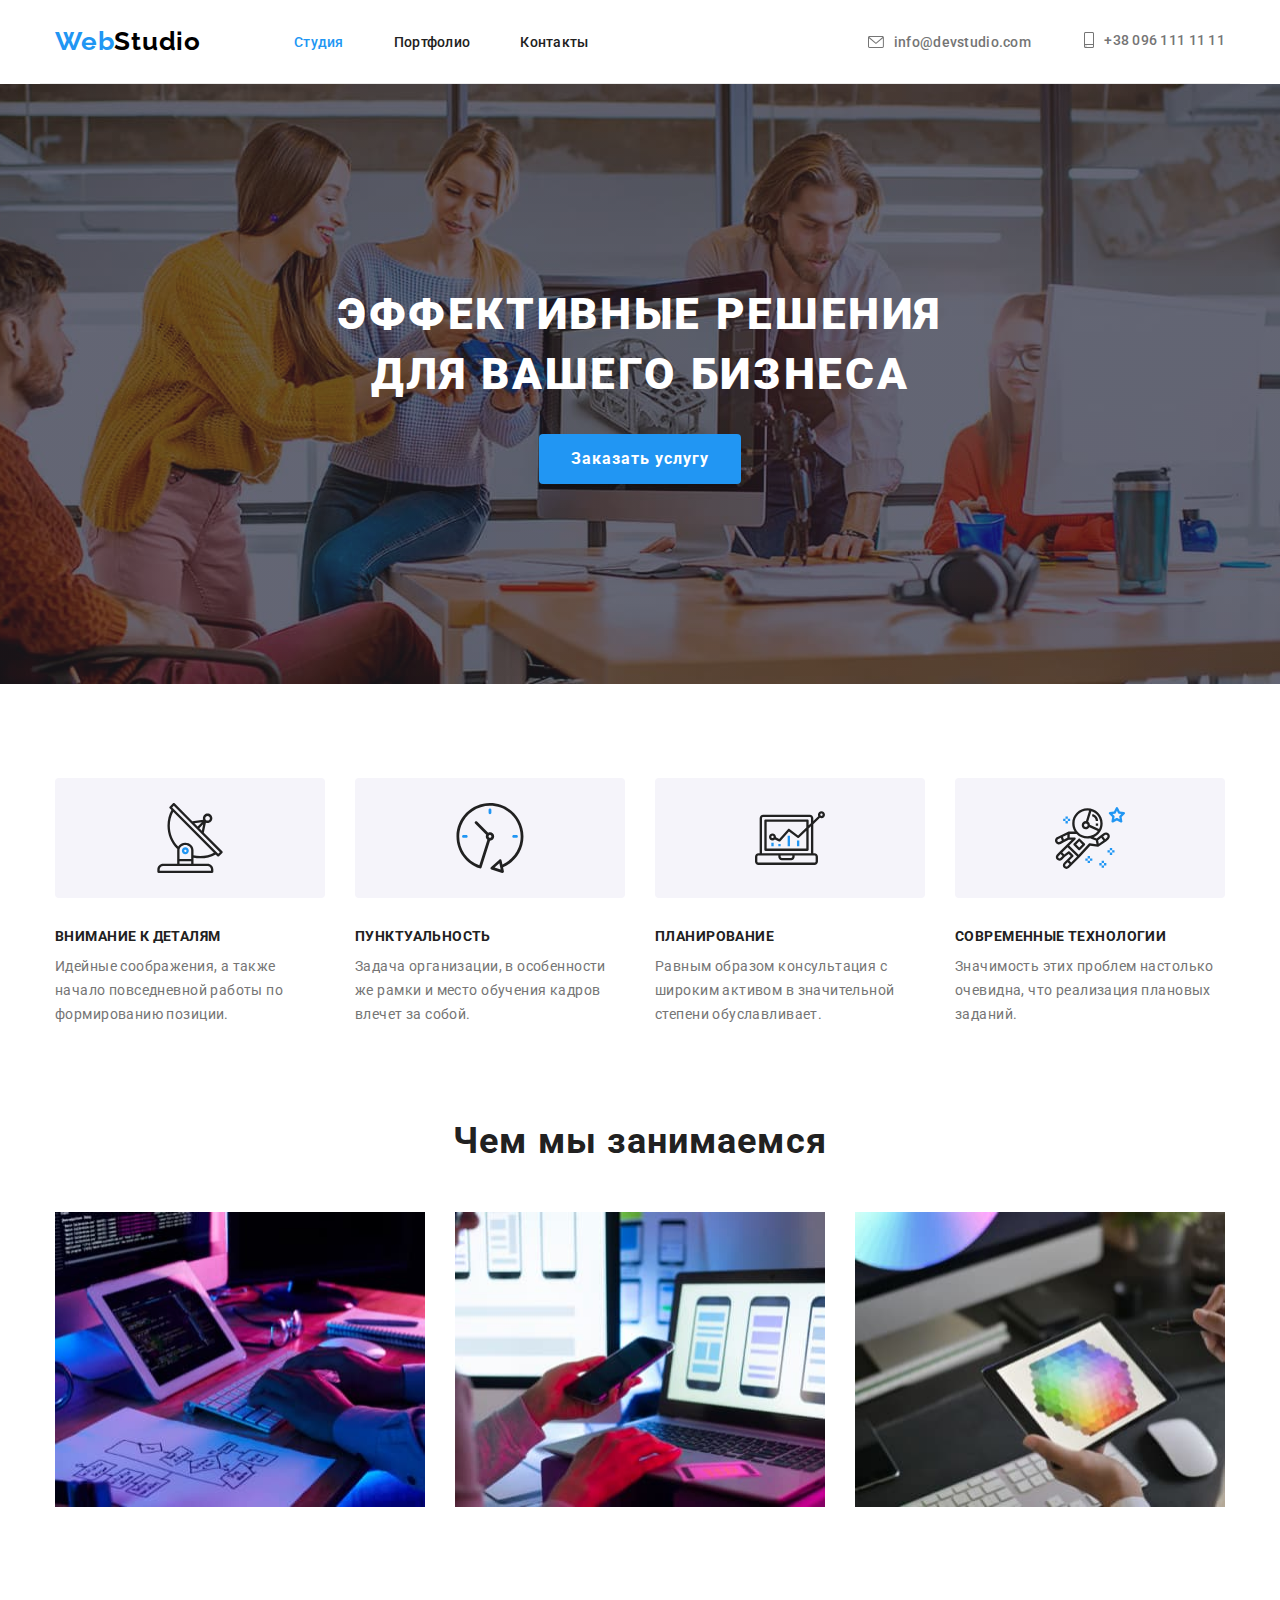
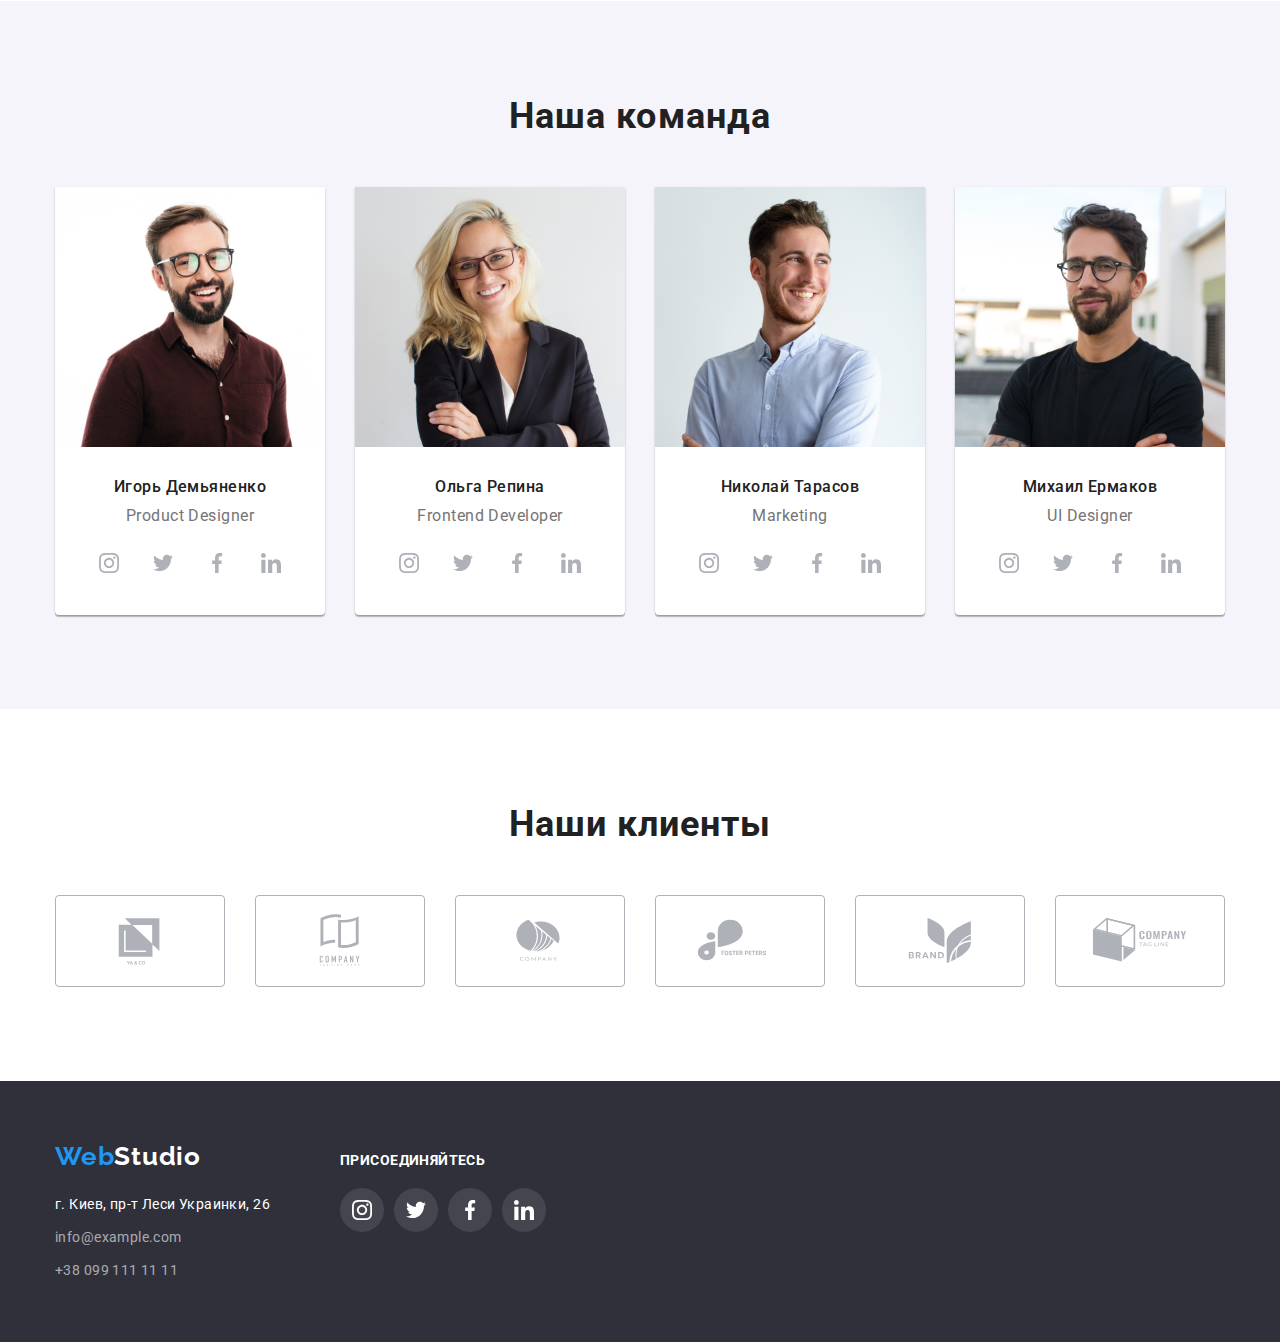
<file: index.html>
<!DOCTYPE html>
<html lang="ru">
  <head>
    <meta charset="UTF-8" />
    <meta http-equiv="X-UA-Compatible" content="IE=edge" />
    <meta name="viewport" content="width=device-width, initial-scale=1.0" />
    <title>Web Studio</title>
    <link rel="shortcut icon" href="./images/favicon-32x32.png" type="image/png" />
    <link rel="preconnect" href="https://fonts.googleapis.com" />
    <link rel="preconnect" href="https://fonts.gstatic.com" crossorigin />
    <link
      href="https://fonts.googleapis.com/css2?family=Raleway:wght@700&family=Roboto:wght@400;500;700;900&display=swap"
      rel="stylesheet"
    />
    <link rel="stylesheet" href="./css/styles.css" />
    <link rel="stylesheet" href="./css/modern-normalize.css" />
  </head>
  <body>
    <header>
      <div class="header-container container">
        <a class="logo" href="">Web<span class="logo-dark">Studio</span></a>
        <nav class="navigation">
          <ul class="header-list">
            <li class="header-item">
              <a class="header-text accent-text" href="" style="color: #2196f3">Студия</a>
            </li>
            <li class="header-item">
              <a class="header-text accent-text" href="./portfolio.html">Портфолио</a>
            </li>
            <li class="header-item"><a class="header-text accent-text" href="">Контакты</a></li>
          </ul>
        </nav>
        <div class="contact-conteiner">
          <ul class="header-cont">
            <li class="header-cont-item">
              <a class="header-cont-text accent-text" href="mailto:info@devstudio.com"
                ><svg class="header-socials-icons" Width="16" Height="12">
                  <use href="./images/icons.svg#icon-mail"></use>
                </svg>
                info@devstudio.com</a
              >
            </li>
            <li class="header-cont-item">
              <a class="header-cont-text accent-text" href="tel:+380961111111"
                ><svg class="header-socials-icons" Width="10" Height="16">
                  <use href="./images/icons.svg#icon-smartphone"></use>
                </svg>
                +38 096 111 11 11</a
              >
            </li>
          </ul>
        </div>
      </div>
    </header>
    <main>
      <section class="hero section">
        <div class="container">
          <h1 class="hero-text">Эффективные решения для вашего бизнеса</h1>
          <button class="hero-btn" type="button">Заказать услугу</button>
        </div>
      </section>
      <section class="advantage section">
        <div class="container">
          <h2 class="hidden">Наши преимущества</h2>
          <div class="advantage-box">
            <ul class="advantage-list">
              <li class="advantage-item">
                <div class="advantage-icons-box">
                  <svg class="advantage-icons">
                    <use href="./images/icons.svg#icon-antenna"></use>
                  </svg>
                </div>
                <h3 class="advantage-pre-text">Внимание к деталям</h3>
                <p class="advantage-text">
                  Идейные соображения, а также начало повседневной работы по формированию позиции.
                </p>
              </li>
              <li class="advantage-item">
                <div class="advantage-icons-box">
                  <svg class="advantage-icons">
                    <use href="./images/icons.svg#icon-clock"></use>
                  </svg>
                </div>
                <h3 class="advantage-pre-text">Пунктуальность</h3>
                <p class="advantage-text">
                  Задача организации, в особенности же рамки и место обучения кадров влечет за
                  собой.
                </p>
              </li>
              <li class="advantage-item">
                <div class="advantage-icons-box">
                  <svg class="advantage-icons">
                    <use href="./images/icons.svg#icon-diagram"></use>
                  </svg>
                </div>
                <h3 class="advantage-pre-text">Планирование</h3>
                <p class="advantage-text">
                  Равным образом консультация с широким активом в значительной степени
                  обуславливает.
                </p>
              </li>
              <li class="advantage-item">
                <div class="advantage-icons-box">
                  <svg class="advantage-icons">
                    <use href="./images/icons.svg#icon-astronaut"></use>
                  </svg>
                </div>
                <h3 class="advantage-pre-text">Современные технологии</h3>
                <p class="advantage-text">
                  Значимость этих проблем настолько очевидна, что реализация плановых заданий.
                </p>
              </li>
            </ul>
          </div>
        </div>
      </section>
      <section class="wwdoing section">
        <div class="container">
          <h2 class="doing">Чем мы занимаемся</h2>
          <ul class="doing-list">
            <li class="doing-item">
              <img
                class="doing-img"
                src="./images/box-1.jpg"
                alt="Кодит на планшете"
                width="370"
                height="295"
              />
            </li>
            <li class="doing-item">
              <img
                class="doing-img"
                src="./images/box-2.jpg"
                alt="Дизайн телефона"
                width="370"
                height="295"
              />
            </li>
            <li class="doing-item">
              <img
                class="doing-img"
                src="./images/box-3.jpg"
                alt="Спектр на планшете"
                width="370"
                height="295"
              />
            </li>
          </ul>
        </div>
      </section>
      <section class="our-team section">
        <div class="container">
          <h2 class="team">Наша команда</h2>
          <ul class="team-list">
            <li class="team-item">
              <img
                class="team-img"
                src="./images/team_1.jpg"
                alt="Игорь Демьяненко"
                width="270"
                height="260"
              />
              <div class="team-member">
                <h3 class="team-name">Игорь Демьяненко</h3>
                <p class="team-position" lang="en">Product Designer</p>
                <ul class="team-socials-list">
                  <li class="team-socials-item">
                    <a href="" class="team-socials-link">
                      <svg class="socials-icons">
                        <use href="./images/icons.svg#icon-instagram"></use>
                      </svg>
                    </a>
                  </li>
                  <li class="team-socials-item">
                    <a href="" class="team-socials-link">
                      <svg class="socials-icons">
                        <use href="./images/icons.svg#icon-twitter"></use>
                      </svg>
                    </a>
                  </li>
                  <li class="team-socials-item">
                    <a href="" class="team-socials-link">
                      <svg class="socials-icons">
                        <use href="./images/icons.svg#icon-facebook"></use>
                      </svg>
                    </a>
                  </li>
                  <li class="team-socials-item">
                    <a href="" class="team-socials-link">
                      <svg class="socials-icons">
                        <use href="./images/icons.svg#icon-linkedin"></use>
                      </svg>
                    </a>
                  </li>
                </ul>
              </div>
            </li>
            <li class="team-item">
              <img
                class="team-img"
                src="./images/team_2.jpg"
                alt="Ольга Репина"
                width="270"
                height="260"
              />
              <div class="team-member">
                <h3 class="team-name">Ольга Репина</h3>
                <p class="team-position" lang="en">Frontend Developer</p>
                <ul class="team-socials-list">
                  <li class="team-socials-item">
                    <a href="" class="team-socials-link">
                      <svg class="socials-icons">
                        <use href="./images/icons.svg#icon-instagram"></use>
                      </svg>
                    </a>
                  </li>
                  <li class="team-socials-item">
                    <a href="" class="team-socials-link">
                      <svg class="socials-icons">
                        <use href="./images/icons.svg#icon-twitter"></use>
                      </svg>
                    </a>
                  </li>
                  <li class="team-socials-item">
                    <a href="" class="team-socials-link">
                      <svg class="socials-icons">
                        <use href="./images/icons.svg#icon-facebook"></use>
                      </svg>
                    </a>
                  </li>
                  <li class="team-socials-item">
                    <a href="" class="team-socials-link">
                      <svg class="socials-icons">
                        <use href="./images/icons.svg#icon-linkedin"></use>
                      </svg>
                    </a>
                  </li>
                </ul>
              </div>
            </li>
            <li class="team-item">
              <img
                class="team-img"
                src="./images/team_3.jpg"
                alt="Николай Тарасов"
                width="270"
                height="260"
              />
              <div class="team-member">
                <h3 class="team-name">Николай Тарасов</h3>
                <p class="team-position" lang="en">Marketing</p>
                <ul class="team-socials-list">
                  <li class="team-socials-item">
                    <a href="" class="team-socials-link">
                      <svg class="socials-icons">
                        <use href="./images/icons.svg#icon-instagram"></use>
                      </svg>
                    </a>
                  </li>
                  <li class="team-socials-item">
                    <a href="" class="team-socials-link">
                      <svg class="socials-icons">
                        <use href="./images/icons.svg#icon-twitter"></use>
                      </svg>
                    </a>
                  </li>
                  <li class="team-socials-item">
                    <a href="" class="team-socials-link">
                      <svg class="socials-icons">
                        <use href="./images/icons.svg#icon-facebook"></use>
                      </svg>
                    </a>
                  </li>
                  <li class="team-socials-item">
                    <a href="" class="team-socials-link">
                      <svg class="socials-icons">
                        <use href="./images/icons.svg#icon-linkedin"></use>
                      </svg>
                    </a>
                  </li>
                </ul>
              </div>
            </li>
            <li class="team-item">
              <img
                class="team-img"
                src="./images/team_4.jpg"
                alt="Михаил Ермаков"
                width="270"
                height="260"
              />
              <div class="team-member">
                <h3 class="team-name">Михаил Ермаков</h3>
                <p class="team-position" lang="en">UI Designer</p>
                <ul class="team-socials-list">
                  <li class="team-socials-item">
                    <a href="" class="team-socials-link">
                      <svg class="socials-icons">
                        <use href="./images/icons.svg#icon-instagram"></use>
                      </svg>
                    </a>
                  </li>
                  <li class="team-socials-item">
                    <a href="" class="team-socials-link">
                      <svg class="socials-icons">
                        <use href="./images/icons.svg#icon-twitter"></use>
                      </svg>
                    </a>
                  </li>
                  <li class="team-socials-item">
                    <a href="" class="team-socials-link">
                      <svg class="socials-icons">
                        <use href="./images/icons.svg#icon-facebook"></use>
                      </svg>
                    </a>
                  </li>
                  <li class="team-socials-item">
                    <a href="" class="team-socials-link">
                      <svg class="socials-icons">
                        <use href="./images/icons.svg#icon-linkedin"></use>
                      </svg>
                    </a>
                  </li>
                </ul>
              </div>
            </li>
          </ul>
        </div>
      </section>
      <section class="clients section">
        <div class="container">
          <h2 class="clients-head">Наши клиенты</h2>
          <ul class="clients-list">
            <li class="clients-item">
              <a href="" class="clients-link">
                <svg class="clients-icons">
                  <use href="./images/icons.svg#icon-ya_and_co"></use>
                </svg>
              </a>
            </li>
            <li class="clients-item">
              <a href="" class="clients-link">
                <svg class="clients-icons">
                  <use href="./images/icons.svg#icon-company"></use>
                </svg>
              </a>
            </li>
            <li class="clients-item">
              <a href="" class="clients-link">
                <svg class="clients-icons">
                  <use href="./images/icons.svg#icon-company_2"></use>
                </svg>
              </a>
            </li>
            <li class="clients-item">
              <a href="" class="clients-link">
                <svg class="clients-icons">
                  <use href="./images/icons.svg#icon-foster_peters"></use>
                </svg>
              </a>
            </li>
            <li class="clients-item">
              <a href="" class="clients-link">
                <svg class="clients-icons">
                  <use href="./images/icons.svg#icon-brand"></use>
                </svg>
              </a>
            </li>
            <li class="clients-item">
              <a href="" class="clients-link">
                <svg class="clients-icons">
                  <use href="./images/icons.svg#icon-co_tagline"></use>
                </svg>
              </a>
            </li>
          </ul>
        </div>
      </section>
    </main>
    <footer class="footer-box">
      <div class="container address-socials">
        <div class="contacts-footer">
          <a class="logo logo-footer" href="">Web<span class="logo-light">Studio</span></a>
          <address class="address-box">
            <ul class="address-list">
              <li class="address-item">
                <a
                  class="address-map accent-text"
                  href="https://goo.gl/maps/iud2872L7sdXjE8n7"
                  target="_blank"
                  rel="noopener noreferrer nofollow"
                >
                  г. Киев, пр-т Леси Украинки, 26
                </a>
              </li>
              <li class="address-item">
                <a class="address-text accent-text" href="mailto:info@example.com"
                  >info@example.com</a
                >
              </li>
              <li class="address-item">
                <a class="address-text accent-text" href="tel:+380991111111">+38 099 111 11 11</a>
              </li>
            </ul>
          </address>
        </div>
        <div class="socials-footer">
          <p class="footer-socials">ПРИСОЕДИНЯЙТЕСЬ</p>
          <ul class="footer-socials-list">
            <li class="footer-socials-item">
              <a href="" class="footer-socials-link">
                <svg class="footer-socials-icons">
                  <use href="./images/icons.svg#icon-instagram"></use>
                </svg>
              </a>
            </li>
            <li class="footer-socials-item">
              <a href="" class="footer-socials-link">
                <svg class="footer-socials-icons">
                  <use href="./images/icons.svg#icon-twitter"></use>
                </svg>
              </a>
            </li>
            <li class="footer-socials-item">
              <a href="" class="footer-socials-link">
                <svg class="footer-socials-icons">
                  <use href="./images/icons.svg#icon-facebook"></use>
                </svg>
              </a>
            </li>
            <li class="footer-socials-item">
              <a href="" class="footer-socials-link">
                <svg class="footer-socials-icons">
                  <use href="./images/icons.svg#icon-linkedin"></use>
                </svg>
              </a>
            </li>
          </ul>
        </div>
      </div>
    </footer>
  </body>
</html>
</file>
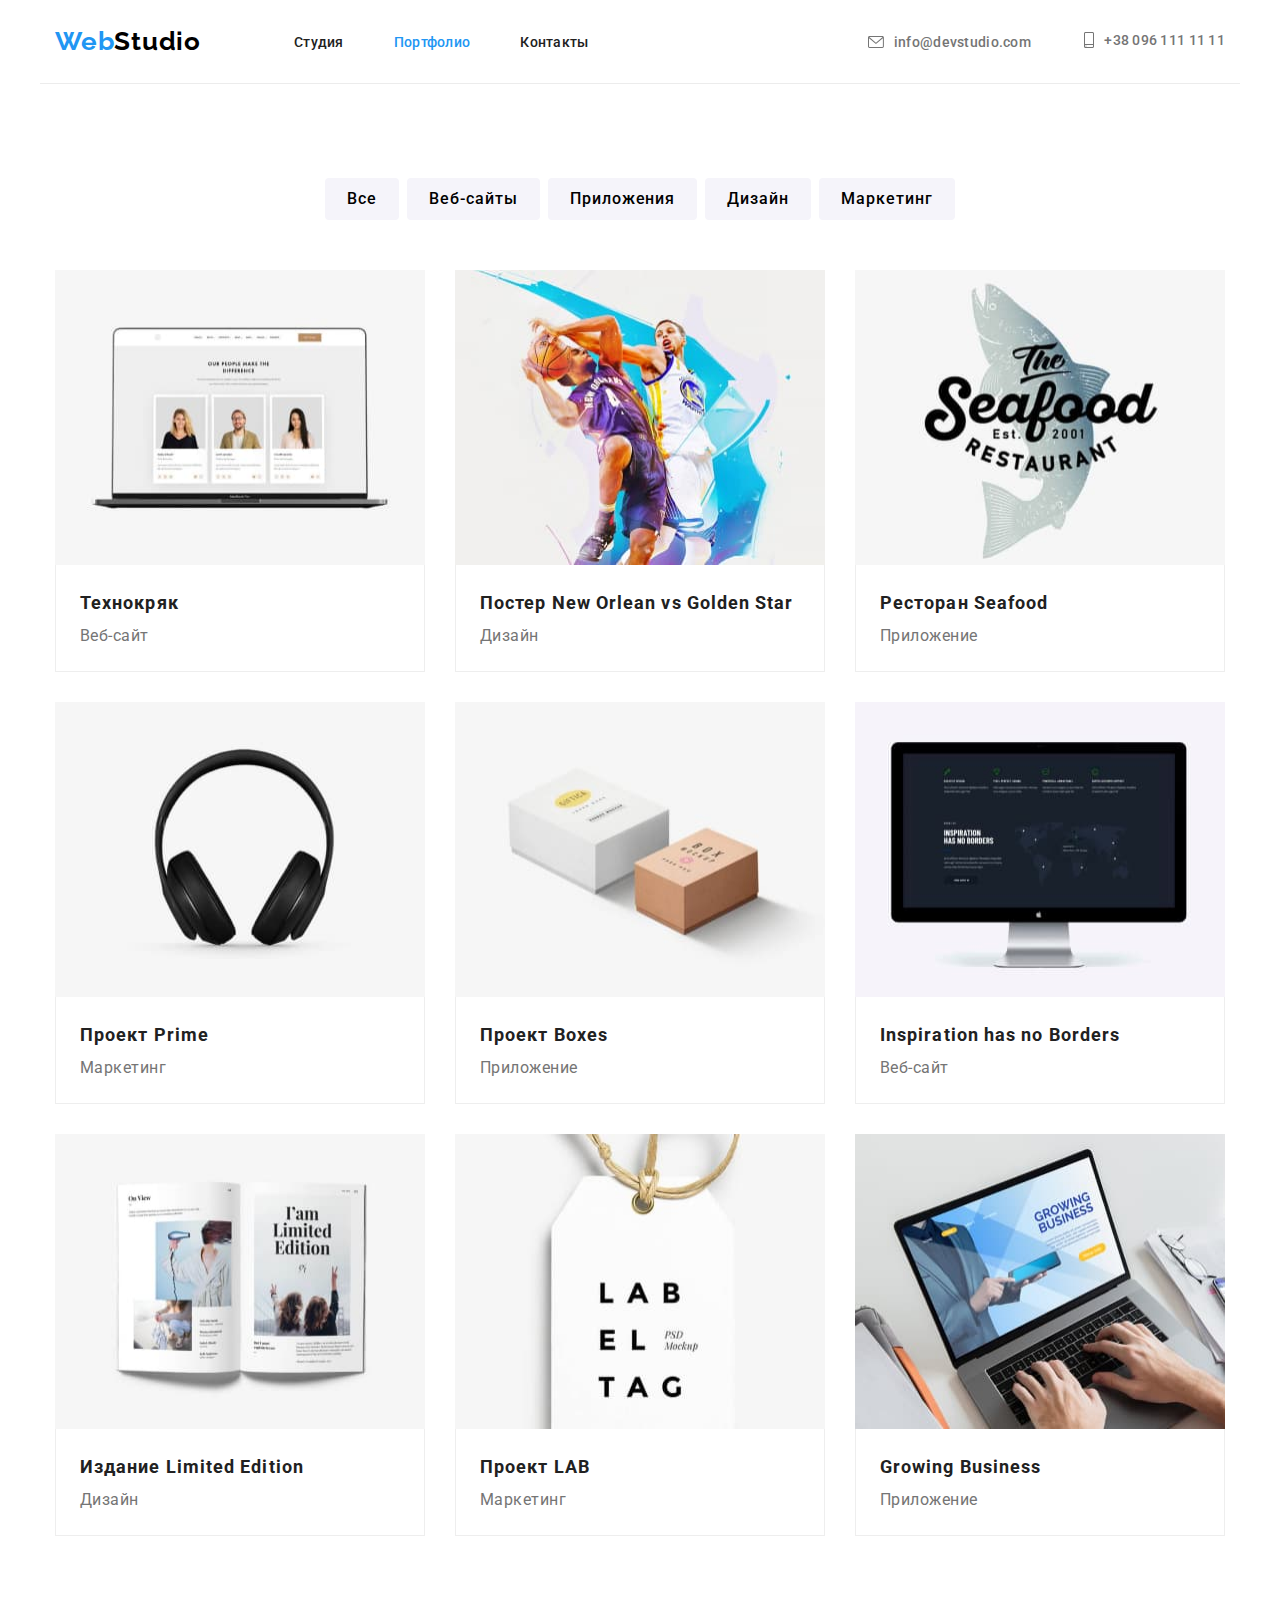
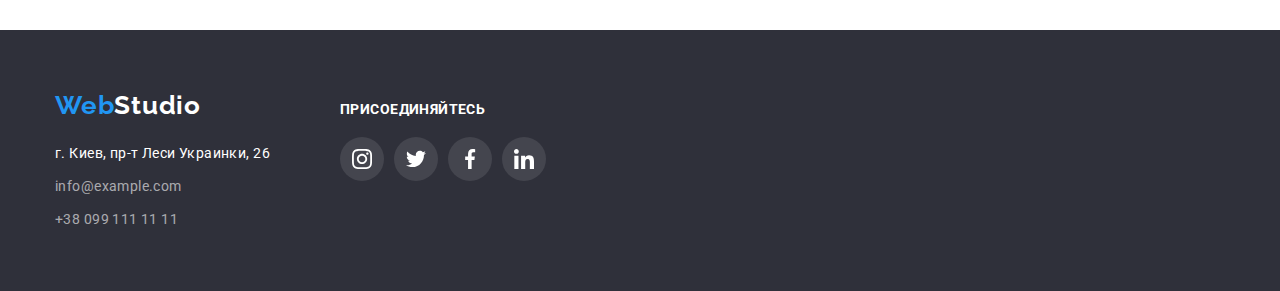
<file: portfolio.html>
<!DOCTYPE html>
<html lang="ru">
  <head>
    <meta charset="UTF-8" />
    <meta http-equiv="X-UA-Compatible" content="IE=edge" />
    <meta name="viewport" content="width=device-width, initial-scale=1.0" />
    <title>Portfolio</title>
    <link rel="shortcut icon" href="./images/favicon-32x32.png" type="image/png" />
    <link rel="preconnect" href="https://fonts.googleapis.com" />
    <link rel="preconnect" href="https://fonts.gstatic.com" crossorigin />
    <link
      href="https://fonts.googleapis.com/css2?family=Raleway:wght@700&family=Roboto:wght@400;500;700;900&display=swap"
      rel="stylesheet"
    />
    <link rel="stylesheet" href="./css/styles.css" />
    <link rel="stylesheet" href="./css/modern-normalize.css" />
  </head>
  <body>
    <header>
      <div class="header-container container">
        <a class="logo" href="">Web<span class="logo-dark">Studio</span></a>
        <nav class="navigation">
          <ul class="header-list">
            <li class="header-item">
              <a class="header-text accent-text" href="./index.html">Студия</a>
            </li>
            <li class="header-item">
              <a class="header-text accent-text" href="" style="color: #2196f3">Портфолио</a>
            </li>
            <li class="header-item"><a class="header-text accent-text" href="">Контакты</a></li>
          </ul>
        </nav>
        <div class="contact-conteiner">
          <ul class="header-cont">
            <li class="header-cont-item">
              <a class="header-cont-text accent-text" href="mailto:info@devstudio.com"
                ><svg class="header-socials-icons" Width="16" Height="12">
                  <use href="./images/icons.svg#icon-mail"></use>
                </svg>
                info@devstudio.com</a
              >
            </li>
            <li class="header-cont-item">
              <a class="header-cont-text accent-text" href="tel:+380961111111"
                ><svg class="header-socials-icons" Width="10" Height="16">
                  <use href="./images/icons.svg#icon-smartphone"></use>
                </svg>
                +38 096 111 11 11</a
              >
            </li>
          </ul>
        </div>
      </div>
    </header>
    <main>
      <section class="projects section">
        <div class="container">
          <h1 class="hidden">Портфолио</h1>
          <ul class="filters-list">
            <li class="filters-item"><button class="filters-btn" type="button">Все</button></li>
            <li class="filters-item">
              <button class="filters-btn" type="button">Веб-сайты</button>
            </li>
            <li class="filters-item">
              <button class="filters-btn" type="button">Приложения</button>
            </li>
            <li class="filters-item"><button class="filters-btn" type="button">Дизайн</button></li>
            <li class="filters-item">
              <button class="filters-btn" type="button">Маркетинг</button>
            </li>
          </ul>
          <h2 class="hidden">Галерея</h2>
          <ul class="projects-list">
            <li class="projects-items">
              <a href="" class="projects-link">
                <img
                  class="projects-img"
                  src="./images/portfolio-1.jpg"
                  alt="сайт с портретом"
                  width="370"
                  height="295"
                />
                <div class="border">
                  <h2 class="projects-pre-text">Технокряк</h2>
                  <p class="projects-text">Веб-сайт</p>
                </div>
              </a>
            </li>
            <li class="projects-items">
              <a href="" class="projects-link">
                <img
                  class="projects-img"
                  src="./images/portfolio-2.jpg"
                  alt="игра в баскетбол"
                  width="370"
                  height="295"
                />
                <div class="border">
                  <h2 class="projects-pre-text">
                    Постер <span lang="en">New Orlean vs Golden Star</span>
                  </h2>
                  <p class="projects-text">Дизайн</p>
                </div>
              </a>
            </li>
            <li class="projects-items">
              <a href="" class="projects-link">
                <img
                  class="projects-img"
                  src="./images/portfolio-3.jpg"
                  alt="ресторан SeaFood"
                  width="370"
                  height="295"
                />
                <div class="border">
                  <h2 class="projects-pre-text">Ресторан <span lang="en">Seafood</span></h2>
                  <p class="projects-text">Приложение</p>
                </div>
              </a>
            </li>
            <li class="projects-items">
              <a href="" class="projects-link">
                <img
                  class="projects-img"
                  src="./images/portfolio-4.jpg"
                  alt="наушники"
                  width="370"
                  height="295"
                />
                <div class="border">
                  <h2 class="projects-pre-text">Проект <span lang="en">Prime</span></h2>
                  <p class="projects-text">Маркетинг</p>
                </div>
              </a>
            </li>
            <li class="projects-items">
              <a href="" class="projects-link">
                <img
                  class="projects-img"
                  src="./images/portfolio-5.jpg"
                  alt="коробки"
                  width="370"
                  height="295"
                />
                <div class="border">
                  <h2 class="projects-pre-text">Проект <span lang="en">Boxes</span></h2>
                  <p class="projects-text">Приложение</p>
                </div>
              </a>
            </li>
            <li class="projects-items">
              <a href="" class="projects-link">
                <img
                  class="projects-img"
                  src="./images/portfolio-6.jpg"
                  alt="сайт с темной темой"
                  width="370"
                  height="295"
                />
                <div class="border">
                  <h2 class="projects-pre-text">
                    <span lang="en">Inspiration has no Borders</span>
                  </h2>
                  <p class="projects-text">Веб-сайт</p>
                </div>
              </a>
            </li>
            <li class="projects-items">
              <a href="" class="projects-link">
                <img
                  class="projects-img"
                  src="./images/portfolio-7.jpg"
                  alt="книга"
                  width="370"
                  height="295"
                />
                <div class="border">
                  <h2 class="projects-pre-text">Издание <span lang="en">Limited Edition</span></h2>
                  <p class="projects-text">Дизайн</p>
                </div>
              </a>
            </li>
            <li class="projects-items">
              <a href="" class="projects-link">
                <img
                  class="projects-img"
                  src="./images/portfolio-8.jpg"
                  alt="бирка"
                  width="370"
                  height="295"
                />
                <div class="border">
                  <h2 class="projects-pre-text">Проект <span lang="en">LAB</span></h2>
                  <p class="projects-text">Маркетинг</p>
                </div>
              </a>
            </li>
            <li class="projects-items">
              <a href="" class="projects-link">
                <img
                  class="projects-img"
                  src="./images/portfolio-9.jpg"
                  alt="печатает на ноутбуке"
                  width="370"
                  height="295"
                />
                <div class="border">
                  <h2 class="projects-pre-text"><span lang="en">Growing Business</span></h2>
                  <p class="projects-text">Приложение</p>
                </div>
              </a>
            </li>
          </ul>
        </div>
      </section>
    </main>
    <footer class="footer-box">
      <div class="container address-socials">
        <div class="contacts-footer">
          <a class="logo logo-footer" href="">Web<span class="logo-light">Studio</span></a>
          <address class="address-box">
            <ul class="address-list">
              <li class="address-item">
                <a
                  class="address-map accent-text"
                  href="https://goo.gl/maps/iud2872L7sdXjE8n7"
                  target="_blank"
                  rel="noopener noreferrer nofollow"
                >
                  г. Киев, пр-т Леси Украинки, 26
                </a>
              </li>
              <li class="address-item">
                <a class="address-text accent-text" href="mailto:info@example.com"
                  >info@example.com</a
                >
              </li>
              <li class="address-item">
                <a class="address-text accent-text" href="tel:+380991111111">+38 099 111 11 11</a>
              </li>
            </ul>
          </address>
        </div>
        <div class="socials-footer">
          <p class="footer-socials">ПРИСОЕДИНЯЙТЕСЬ</p>
          <ul class="footer-socials-list">
            <li class="footer-socials-item">
              <a href="" class="footer-socials-link">
                <svg class="footer-socials-icons">
                  <use href="./images/icons.svg#icon-instagram"></use>
                </svg>
              </a>
            </li>
            <li class="footer-socials-item">
              <a href="" class="footer-socials-link">
                <svg class="footer-socials-icons">
                  <use href="./images/icons.svg#icon-twitter"></use>
                </svg>
              </a>
            </li>
            <li class="footer-socials-item">
              <a href="" class="footer-socials-link">
                <svg class="footer-socials-icons">
                  <use href="./images/icons.svg#icon-facebook"></use>
                </svg>
              </a>
            </li>
            <li class="footer-socials-item">
              <a href="" class="footer-socials-link">
                <svg class="footer-socials-icons">
                  <use href="./images/icons.svg#icon-linkedin"></use>
                </svg>
              </a>
            </li>
          </ul>
        </div>
      </div>
    </footer>
  </body>
</html>
</file>
<file: css/styles.css>
:root {
  --main-color: #fff;
  --main-second-color: #f5f4fa;
  --hero-footer-color: #2f303a;
  --accent-color: #2196f3;
  --text-main: #212121;
  --text-second: #757575;
  --galery-border: #eee;
  --icons-color: #afb1b8;
}

p,
h1,
h2,
h3,
h4,
h5,
h6 {
  margin: 0;
}

ul {
  margin: 0;
  padding: 0;
}

a {
  text-decoration: none;
  color: inherit;
}

img {
  display: block;
}

button {
  cursor: pointer;
}

.container {
  padding: 0 15px;
  width: 1200px;
  margin: 0 auto;
  /* outline: 2px solid red; */
}

.section {
  padding-top: 94px;
  padding-bottom: 94px;
}

body {
  font-family: 'Roboto', sans-serif;
  font-size: 14px;
  line-height: calc(24 / 14);
  letter-spacing: 0.03em;
  color: var(--text-main);
  background-color: var(--main-color);
}

li {
  list-style: none;
}

.accent-text:hover,
.accent-text:focus {
  color: var(--accent-color);
}

/* ---------------------- HEADER ---------------------- */

.logo {
  font-family: 'Raleway', sans-serif;
  font-weight: 700;
  font-size: 26px;
  line-height: calc(31 / 26);
  letter-spacing: 0.03em;
  color: var(--accent-color);
  display: inline-block;
  padding-top: 24px;
  padding-bottom: 25px;
}

.header-socials-icons {
  fill: var(--text-second);
}

.header-cont-item:hover .header-socials-icons,
.header-cont-text:focus .header-socials-icons {
  fill: var(--accent-color);
}

.header-cont-text {
  display: flex;
  align-items: center;
}

.header-socials-icons {
  margin-right: 10px;
}

.logo-dark {
  color: #000000;
  margin-right: 93px;
}

.header-list {
  font-weight: 500;
  line-height: calc(16 / 14);
  letter-spacing: 0.02em;
  display: flex;
}

.header-item + .header-item {
  margin-left: 50px;
}
.contact-conteiner {
  margin-left: auto;
  padding-top: 32px;
  padding-bottom: 32px;
}
.navigation {
  padding-top: 32px;
  padding-bottom: 32px;
}

.header-cont-item + .header-cont-item {
  margin-left: 50px;
}

.header-cont-item {
  display: inline-block;
}

.header-cont {
  font-weight: 500;
  line-height: calc(16 / 14);
  letter-spacing: 0.02em;
  color: var(--text-second);
}

.header-container {
  display: flex;
  align-items: center;
  border-bottom: 1px solid #ececec;
}

/* ---------------------- HERO ---------------------- */

.hero {
  padding-top: 200px;
  padding-bottom: 200px;
  text-align: center;
  background-image: linear-gradient(rgba(47, 48, 58, 0.4), rgba(47, 48, 58, 0.4)),
    url('../images/background.jpg');
  background-repeat: no-repeat;
  background-position: center;
  background-size: cover;
  max-width: 1600px;
  margin-left: auto;
  margin-right: auto;
}

.hero-text {
  width: 700px;
  font-weight: 900;
  font-size: 44px;
  line-height: calc(60 / 44);
  letter-spacing: 0.06em;
  text-transform: uppercase;
  color: #ffffff;
  margin-bottom: 30px;
  margin-left: auto;
  margin-right: auto;
}

.hero-btn {
  background: var(--accent-color);
  box-shadow: 0px 4px 4px rgba(0, 0, 0, 0.15);
  border-radius: 4px;
  min-width: 136px;
  font-weight: 700;
  font-size: 16px;
  line-height: calc(30 / 16);
  letter-spacing: 0.06em;
  color: var(--main-color);
  border: none;
  padding: 10px 32px;
}

.hero-btn:hover,
.hero-btn:focus {
  background-color: #188ce8;
}

/* ---------------------- ADVANTAGE ---------------------- */

.hidden {
  position: absolute;
  white-space: nowrap;
  width: 1px;
  height: 1px;
  overflow: hidden;
  border: 0;
  padding: 0;
  clip: rect(0 0 0 0);
  clip-path: inset(50%);
  margin: -1px;
}

.advantage-pre-text {
  font-size: 14px;
  font-weight: 700;
  line-height: calc(16 / 14);
  letter-spacing: 0.03em;
  text-transform: uppercase;
}

.advantage-text {
  line-height: calc(24 / 14);
  letter-spacing: 0.03em;
  color: var(--text-second);
  margin-top: 10px;
}

.advantage-box {
  display: flex;
  margin: 0px 0px;
  justify-content: center;
}

.advantage-item + .advantage-item {
  margin-left: 30px;
}

.advantage-list {
  display: flex;
  margin-left: auto;
  margin-right: auto;
  justify-content: center;
}

.advantage-icons {
  width: 70px;
  height: 70px;
}

.advantage-icons-box {
  background-color: var(--main-second-color);
  border-radius: 4px;
  margin-bottom: 30px;
  display: flex;
  justify-content: center;
  align-items: center;
  min-width: 270px;
  min-height: 120px;
}

/* ---------------------- WHAT WE'RE DOING ---------------------- */

.wwdoing {
  padding-top: 0;
}

.doing {
  font-weight: 700;
  font-size: 36px;
  line-height: calc(42 / 36);
  text-align: center;
  letter-spacing: 0.03em;
  margin-bottom: 50px;
}

.doing-list {
  display: flex;
}

.doing-item + .doing-item {
  margin-left: 30px;
}

/* ---------------------- OUR TEAM ---------------------- */

.our-team {
  background-color: var(--main-second-color);
}

.team {
  font-weight: 700;
  font-size: 36px;
  line-height: calc(42 / 36);
  letter-spacing: 0.03em;
  text-align: center;
  margin-bottom: 50px;
}

.team-item {
  background-color: var(--main-color);
  box-shadow: 0px 1px 3px rgba(0, 0, 0, 0.12), 0px 1px 1px rgba(0, 0, 0, 0.14),
    0px 2px 1px rgba(0, 0, 0, 0.2);
  border-radius: 0px 0px 4px 4px;
}

.team-item + .team-item {
  margin-left: 30px;
}

.team-list {
  display: flex;
}

.team-name {
  font-weight: 500;
  font-size: 16px;
  line-height: calc(19 / 16);
  text-align: center;
  letter-spacing: 0.03em;
  margin-bottom: 10px;
}

.team-position {
  font-size: 16px;
  line-height: calc(19 / 16);
  text-align: center;
  letter-spacing: 0.03em;
  color: var(--text-second);
  margin-bottom: 16px;
}
.team-member {
  padding-top: 30px;
  padding-bottom: 30px;
}

.team-socials-link {
  width: 44px;
  height: 44px;
  display: flex;
  justify-content: center;
  align-items: center;
  fill: var(--icons-color);
  cursor: pointer;
}

.team-socials-link:hover,
.team-socials-link:focus {
  background-color: var(--accent-color);
  border-radius: 50%;
  fill: var(--main-color);
}

.team-socials-list {
  display: flex;
  justify-content: center;
}

.team-socials-item + .team-socials-item {
  margin-left: 10px;
}

.socials-icons {
  width: 20px;
  height: 20px;
  /* fill: var(--icons-color); */
}

.team-socials-link {
  display: flex;
}

/* ---------------------- OUR CLIENTS ---------------------- */
.clients-head {
  font-weight: 700;
  font-size: 36px;
  line-height: calc(42 / 36);
  letter-spacing: 0.03em;
  text-align: center;
  margin-bottom: 50px;
}

.clients-list {
  display: flex;
  justify-content: center;
}

.clients-icons {
  width: 106px;
  height: 60px;
  fill: var(--icons-color);
}

.clients-item {
  width: 170px;
  height: 92px;
}

.clients-item + .clients-item {
  margin-left: 30px;
}

.clients-link {
  display: flex;
  justify-content: center;
  align-items: center;
  width: 100%;
  height: 100%;
  color: var(--icon-color);
  border: 1px solid var(--icons-color);
  border-radius: 4px;
}

.clients-link:hover,
.clients-link:focus,
.clients-link:hover .clients-icons,
.clients-link:focus .clients-icons {
  border-color: var(--accent-color);
  fill: var(--accent-color);
}

/* ---------------------- FOOTER ---------------------- */

.footer-box {
  background-color: var(--hero-footer-color);
  padding-top: 60px;
  padding-bottom: 60px;
}

.address-socials {
  display: flex;
  align-items: baseline;
}

.socials-footer {
  margin-left: 70px;
}

.footer-socials-list {
  display: flex;
  margin-top: 20px;
}

.footer-socials-item + .footer-socials-item {
  margin-left: 10px;
}

.logo-footer {
  padding: 0;
  font-style: normal;
  margin-bottom: 20px;
}

.logo-light {
  color: var(--main-color);
}

.address-list {
  display: contents;
  font-style: normal;
  line-height: calc(24 / 14);
  letter-spacing: 0.03em;
  color: rgba(255, 255, 255, 0.6);
}

.address-item + .address-item {
  margin-top: 9px;
}

.address-map {
  color: var(--main-color);
}

.footer-socials {
  font-weight: 700;
  font-size: 14px;
  line-height: calc(16 / 14);
  letter-spacing: 0.03em;
  color: var(--main-color);
}

.footer-socials-icons {
  width: 20px;
  height: 20px;
  fill: var(--main-color);
}

.footer-socials-link:hover,
.footer-socials-link:focus {
  background-color: var(--accent-color);
  border-radius: 50%;
}

.footer-socials-link {
  width: 44px;
  height: 44px;
  background: rgba(255, 255, 255, 0.1);
  border-radius: 50%;
  display: flex;
  justify-content: center;
  align-items: center;
  cursor: pointer;
}

/* ------------------------------------------- PORTFOLIO ------------------------------------------- */
/* ---------------------- FILTERS ---------------------- */

.filters-list {
  display: flex;
  justify-content: center;
  margin-bottom: 50px;
}
.filters-item + .filters-item {
  margin-left: 8px;
}

.filters-btn {
  background: var(--main-second-color);
  border-radius: 4px;
  font-family: inherit;
  font-weight: 500;
  font-size: 16px;
  line-height: calc(30 / 16);
  letter-spacing: 0.06em;
  min-width: 73px;
  border: none;
  padding: 6px 22px;
}

.filters-btn:focus,
.filters-btn:hover {
  background: var(--accent-color);
  color: var(--main-color);
  box-shadow: 0px 3px 1px rgba(0, 0, 0, 0.1), 0px 1px 2px rgba(0, 0, 0, 0.08),
    0px 2px 2px rgba(0, 0, 0, 0.12);
}

/* ---------------------- GALLERY ---------------------- */

.projects-items {
  background: var(--main-color);
  box-sizing: border-box;
  margin-left: 30px;
}

.projects-items:nth-child(n + 4) {
  margin-top: 30px;
}

.projects-items:nth-child(3n + 1) {
  margin-left: 0;
}

.projects-link {
  display: block;
}

.projects-link:hover {
  box-shadow: 0px 1px 1px rgba(0, 0, 0, 0.12), 0px 4px 4px rgba(0, 0, 0, 0.06),
    1px 4px 6px rgba(0, 0, 0, 0.16);
}

.projects-pre-text {
  font-weight: 700;
  font-size: 18px;
  line-height: calc(36 / 18);
  letter-spacing: 0.06em;
}

.projects-text {
  font-size: 16px;
  line-height: calc(30 / 16);
  letter-spacing: 0.03em;
  color: var(--text-second);
}

.projects-list {
  display: flex;
  flex-wrap: wrap;
}

.border {
  border-width: 0 1px 1px 1px;
  border-color: var(--galery-border);
  border-style: solid;
  padding: 20px 24px;
}
</file>
